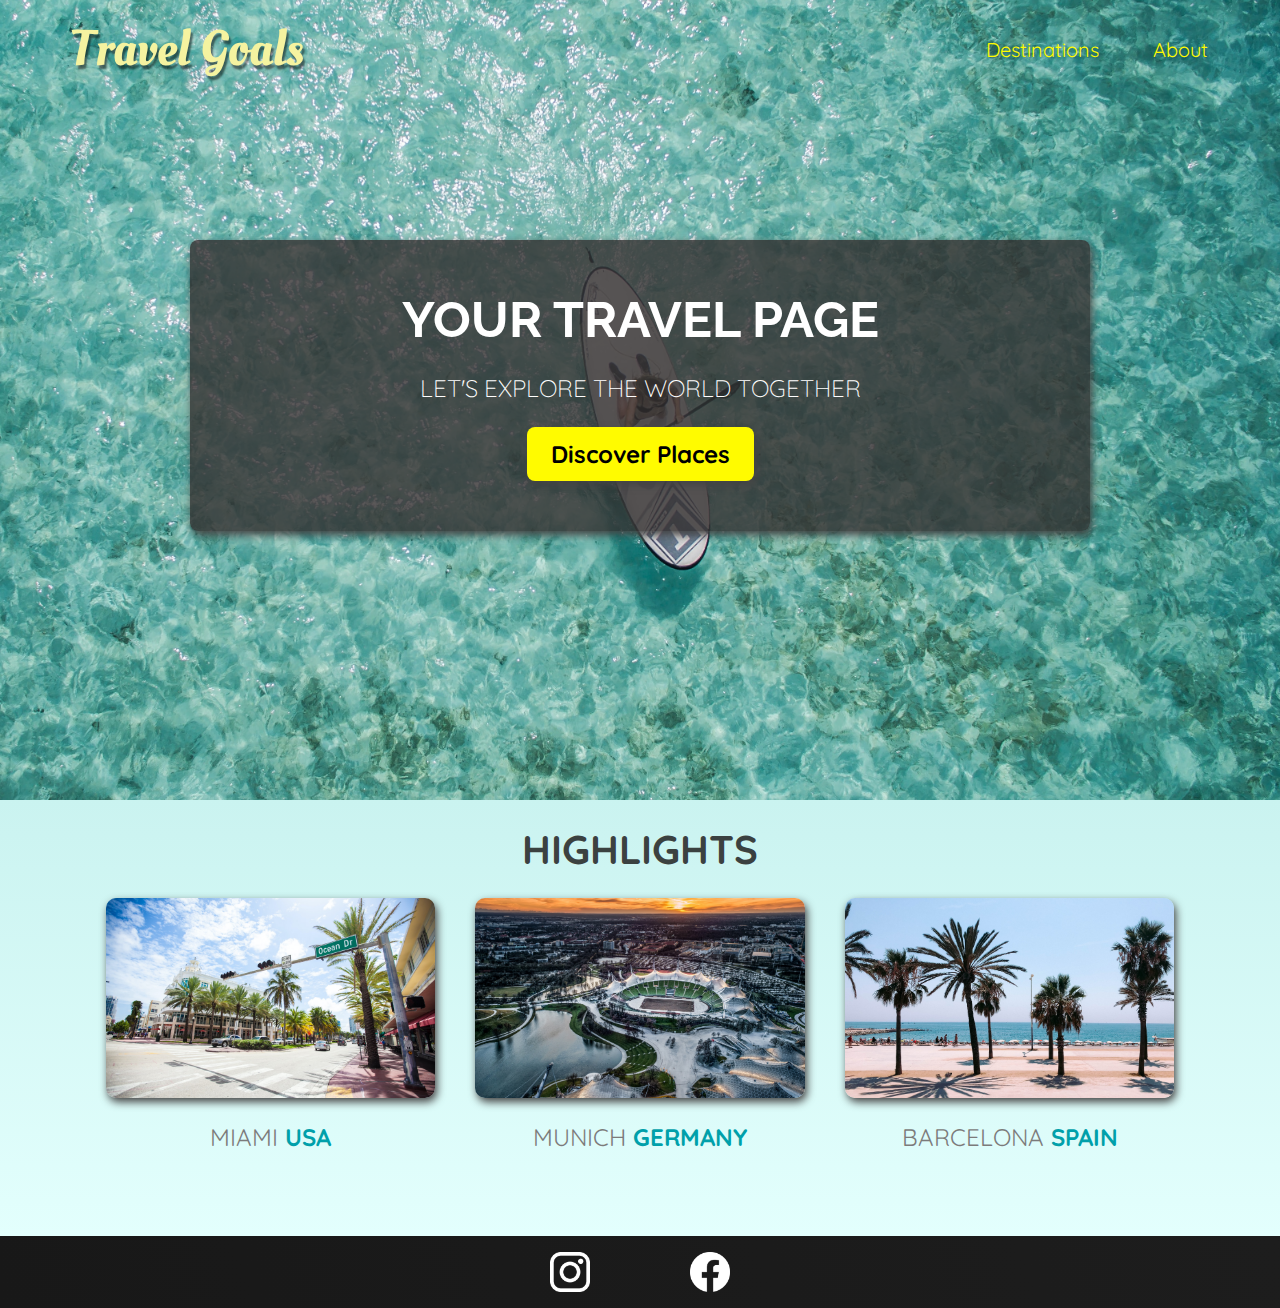
<file: index.html>
<!DOCTYPE html>
<html lang="en">
<head>
    <meta charset="UTF-8">
    <link rel="preconnect" href="https://fonts.googleapis.com">
    <link rel="preconnect" href="https://fonts.gstatic.com" crossorigin>
    <link href="https://fonts.googleapis.com/css2?family=Raleway:wght@700&family=Oleo+Script:wght@700&family=Quicksand:wght@300;500;700&display=swap" rel="stylesheet"/>
    <link rel="stylesheet" href="css/shared.css">
    <link rel="stylesheet" href="css/styles.css">
    <title>Travel Goals</title>
</head>
<body>
    <header>
        <div id="page-logo">
            <a href="index.html">Travel Goals</a>
        </div>
        <nav>
            <ul>
                <li><a href="places.html">Destinations</a></li>
                <li><a href="">About</a></li>
            </ul>
        </nav>
    </header>
    <main>
        <section id="hero">
            <div id="hero-content">
                <h1>Your Travel Page</h1>
                <p>Let's explore the world together</p>
                <a href="/places.html">Discover Places</a>
            </div>
        </section>
        <section id="highlights">
            <h2>Highlights</h2>
            <ul id="destinations">
                <li class="destination">
                    <img src="/images/places/miami.jpg" alt="Miami Streets on sunny day">
                    <p>Miami <strong>USA</strong></p>
                </li>
                <li class="destination">
                    <img src="/images/places/munich.jpg" alt="Football stadium in Munich, Germany">
                    <p>Munich <strong>Germany</strong></p>
                </li>
                <li class="destination">
                    <img src="/images/places/barcelona.jpg" alt="Palm beach in Barcelona">
                    <p>Barcelona <strong>Spain</strong></p>
                </li>
            </ul>
        </section>
    </main>
    <footer>
        <ul>
            <li>
                <a href="https://www.instagram.com"><img src="/images/icons/insta.png" alt="Instagram Icon"></a>
            </li>
            <li>
                <a href="https://www.facebook.com"><img src="/images/icons/facebook.png" alt="Facebook Icon"></a>
            </li>
        </ul>
    </footer>
</body>
</html>
</file>
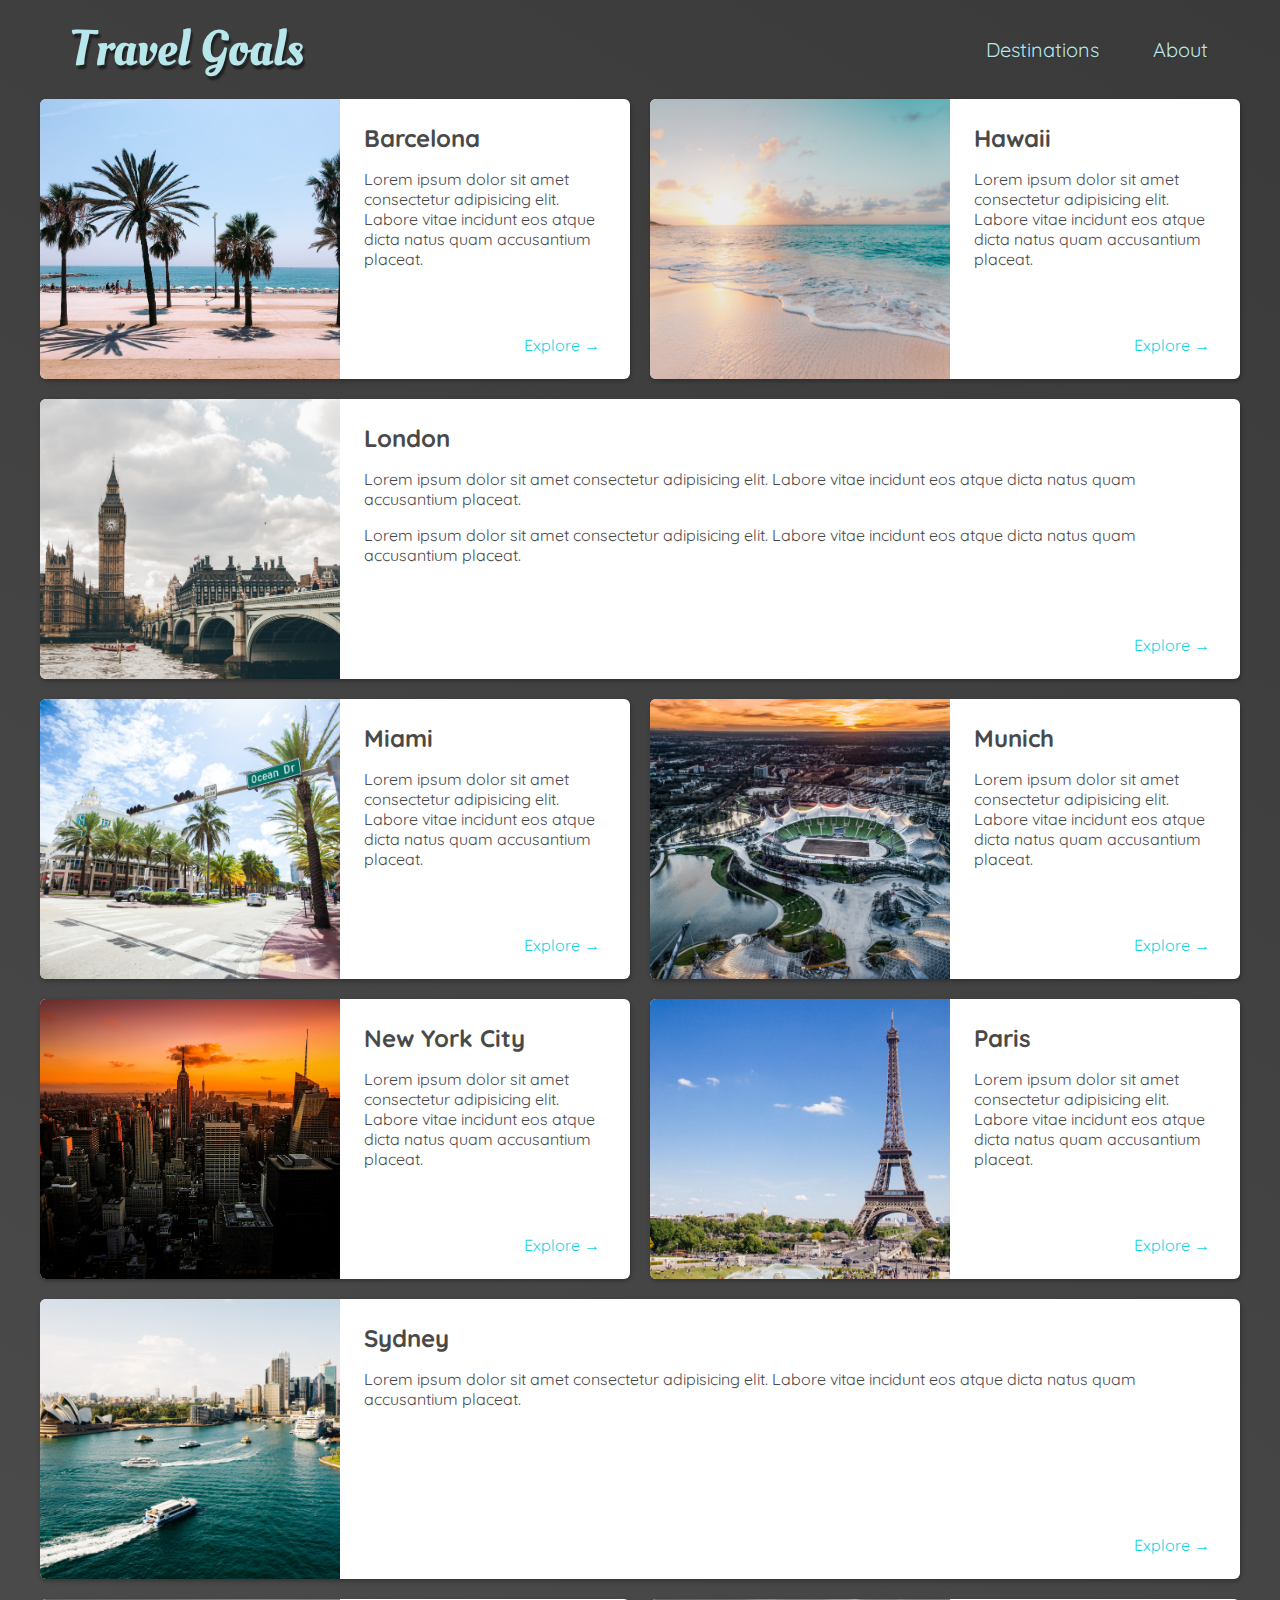
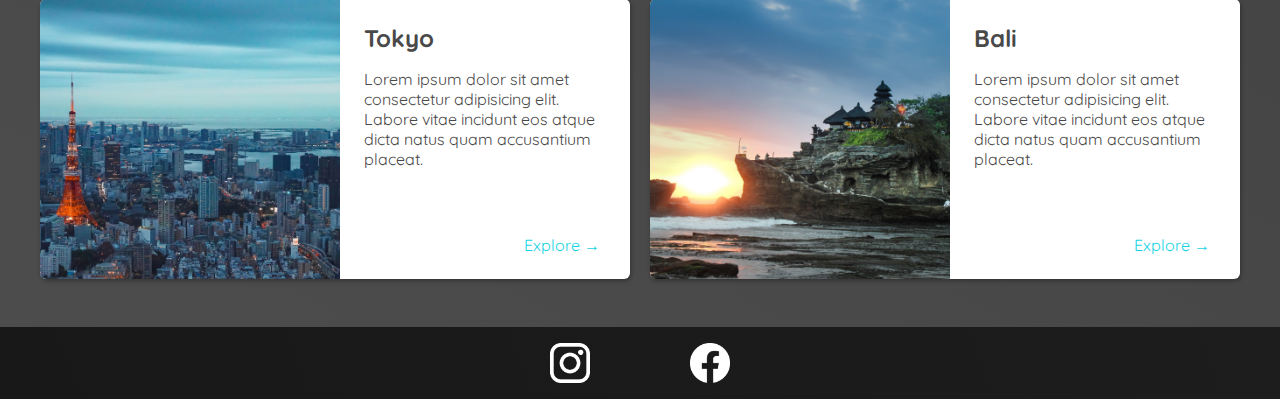
<file: places.html>
<!DOCTYPE html>
<html lang="en">
<head>
    <meta charset="UTF-8">
    <link rel="preconnect" href="https://fonts.googleapis.com">
    <link rel="preconnect" href="https://fonts.gstatic.com" crossorigin>
    <link href="https://fonts.googleapis.com/css2?family=Raleway:wght@700&family=Oleo+Script:wght@700&family=Quicksand:wght@300;500;700&display=swap" rel="stylesheet"/>
    <link rel="stylesheet" href="css/shared.css">
    <link rel="stylesheet" href="css/places.css">
    <title>Destinations</title>
</head>
<body>
    <header>
        <div id="page-logo">
            <a href="index.html">Travel Goals</a>
        </div>
        <nav>
            <ul>
                <li><a href="places.html">Destinations</a></li>
                <li><a href="">About</a></li>
            </ul>
        </nav>
    </header>
    <main>
      <ul>
        <li>
          <img src="images/places/barcelona.jpg" alt="City of Barcelona" />
          <div class="item-content">
            <div>
              <h2>Barcelona</h2>
              <p>
                Lorem ipsum dolor sit amet consectetur adipisicing elit. Labore
                vitae incidunt eos atque dicta natus quam accusantium placeat.
              </p>
            </div>
            <div class="actions">
              <a href="https://en.wikipedia.org/wiki/Barcelona">Explore &#x2192</a>
            </div>
          </div>
        </li>
        <li>
          <img src="images/places/hawaii.jpg" alt="Hawaii beach" />
          <div class="item-content">
            <div>
              <h2>Hawaii</h2>
              <p>
                Lorem ipsum dolor sit amet consectetur adipisicing elit. Labore
                vitae incidunt eos atque dicta natus quam accusantium placeat.
              </p>
            </div>
            <div class="actions">
              <a href="https://en.wikipedia.org/wiki/Hawaii">Explore &#x2192</a>
            </div>
          </div>
        </li>
        <li>
          <img src="images/places/london.jpg" alt="London city" />
          <div class="item-content">
            <div>
              <h2>London</h2>
              <p>
                Lorem ipsum dolor sit amet consectetur adipisicing elit. Labore
                vitae incidunt eos atque dicta natus quam accusantium placeat.
              </p>
              <p>
                Lorem ipsum dolor sit amet consectetur adipisicing elit. Labore
                vitae incidunt eos atque dicta natus quam accusantium placeat.
              </p>
            </div>
            <div class="actions">
              <a href="https://en.wikipedia.org/wiki/London">Explore &#x2192</a>
            </div>
          </div>
        </li>
        <li>
          <img src="images/places/miami.jpg" alt="Miami streets" />
          <div class="item-content">
            <div>
              <h2>Miami</h2>
              <p>
                Lorem ipsum dolor sit amet consectetur adipisicing elit. Labore
                vitae incidunt eos atque dicta natus quam accusantium placeat.
              </p>
            </div>
            <div class="actions">
              <a href="https://en.wikipedia.org/wiki/Miami">Explore &#x2192</a>
            </div>
          </div>
        </li>
        <li>
          <img src="images/places/munich.jpg" alt="Munich football stadium" />
          <div class="item-content">
            <div>
              <h2>Munich</h2>
              <p>
                Lorem ipsum dolor sit amet consectetur adipisicing elit. Labore
                vitae incidunt eos atque dicta natus quam accusantium placeat.
              </p>
            </div>
            <div class="actions">
              <a href="https://en.wikipedia.org/wiki/Munich">Explore &#x2192</a>
            </div>
          </div>
        </li>
        <li>
          <img src="images/places/new-york-city.jpg" alt="New York City skyline" />
          <div class="item-content">
            <div>
              <h2>New York City</h2>
              <p>
                Lorem ipsum dolor sit amet consectetur adipisicing elit. Labore
                vitae incidunt eos atque dicta natus quam accusantium placeat.
              </p>
            </div>
            <div class="actions">
              <a href="https://en.wikipedia.org/wiki/New_York_City"
                >Explore &#x2192</a
              >
            </div>
          </div>
        </li>
        <li>
          <img src="images/places/paris.jpg" alt="Paris city" />
          <div class="item-content">
            <div>
              <h2>Paris</h2>
              <p>
                Lorem ipsum dolor sit amet consectetur adipisicing elit. Labore
                vitae incidunt eos atque dicta natus quam accusantium placeat.
              </p>
            </div>
            <div class="actions">
              <a href="https://en.wikipedia.org/wiki/Paris">Explore &#x2192</a>
            </div>
          </div>
        </li>
        <li>
          <img src="images/places/sydney.jpg" alt="Sydney beach" />
          <div class="item-content">
            <div>
              <h2>Sydney</h2>
              <p>
                Lorem ipsum dolor sit amet consectetur adipisicing elit. Labore
                vitae incidunt eos atque dicta natus quam accusantium placeat.
              </p>
            </div>
            <div class="actions">
              <a href="https://en.wikipedia.org/wiki/Sydney">Explore &#x2192</a>
            </div>
          </div>
        </li>
        <li>
          <img src="images/places/tokyo.jpg" alt="Tokyo skyline" />
          <div class="item-content">
            <div>
              <h2>Tokyo</h2>
              <p>
                Lorem ipsum dolor sit amet consectetur adipisicing elit. Labore
                vitae incidunt eos atque dicta natus quam accusantium placeat.
              </p>
            </div>
            <div class="actions">
              <a href="https://en.wikipedia.org/wiki/Tokyo">Explore &#x2192</a>
            </div>
          </div>
        </li>
        <li>
          <img src="images/places/bali.jpg" alt="Bali beach" />
          <div class="item-content">
            <div>
              <h2>Bali</h2>
              <p>
                Lorem ipsum dolor sit amet consectetur adipisicing elit. Labore
                vitae incidunt eos atque dicta natus quam accusantium placeat.
              </p>
            </div>
            <div class="actions">
              <a href="https://en.wikipedia.org/wiki/Bali">Explore &#x2192</a>
            </div>
          </div>
        </li>
      </ul>
    </main>
    <footer>
        <ul>
            <li>
                <a href="https://www.instagram.com"><img src="/images/icons/insta.png" alt="Instagram Icon"></a>
            </li>
            <li>
                <a href="https://www.facebook.com"><img src="/images/icons/facebook.png" alt="Facebook Icon"></a>
            </li>
        </ul>
    </footer>
</body>
</html>
</file>
<file: css/shared.css>
body {
    font-family: "Quicksand", sans-serif;
    margin: 0;
    position: relative;
}

header {
    display: flex;
    align-items: center;
    justify-content: space-between;
    padding: 15px 60px;
    position: absolute;
    top: 0;
    left: 0;
    width: 100%;
    box-sizing: border-box;
}

#page-logo a {
    text-decoration: none;
    padding: 10px;
    font-family: "Oleo Script", sans-serif;
    color: rgb(245, 243, 160);
    font-size: 50px;
    /*text-transform: uppercase;*/
    text-shadow: 2px 4px 2px rgba(0, 0, 0, 0.5);
}

ul {
    list-style: none;
    margin: 0;
    padding: 0;
}

header ul {
    display: flex;
}

header li {
    margin-left: 30px;
}

header a{
    color: rgb(255, 251, 0);
    text-decoration: none;
    font-size: 20px;
    padding: 12px;
    text-shadow: 1px 1px 2px rgba(0, 0, 0,0.2);
    border-radius: 6px;
}

header li a:hover {
    color: rgb(77, 77, 77);
    background-color: rgba(255, 251, 0);
}

footer {
    background: linear-gradient(70deg, rgb(24,24,24), rgb(29,29,29));
    padding: 16px 0;
}

footer ul{
    display: flex;
    justify-content: center;
}

footer li {
    width: 40px;
    height: 40px;
    margin: 0 50px;
}

footer img {
    width: 100%;
    height: 100%;
}
</file>
<file: css/styles.css>
body {
    /*position: relative;*/
    /*margin-top: 900px;*/
}

#hero {
    box-sizing: border-box;
    height: 800px;
    background-image: url("/images/places/ocean.jpg");
    background-position: center;
    background-size: cover;
}

#hero-content {
    width: 900px;
    margin: 0 auto;
    position: relative;
    top: 30%;
    background-color: rgba(51, 47, 47, 0.8);
    box-shadow: 2px 4px 8px rgb(68, 67, 67);
    border-radius: 8px;
    text-align: center;
    padding: 50px 0;
}

#hero-content h1 {
    color: white;
    text-transform: uppercase;
    font-size: 50px;
    font-family: "Raleway", sans-serif;
    margin: 0;
}

#hero-content p {
    color: white;
    text-transform: uppercase;
    font-size: 24px;
    font-weight: 300;
}

#hero-content a {
    display: inline-block;
    text-decoration: none;
    font-size: 24px;
    font-weight: 700;
    color: black;
    background-color: rgb(255, 251, 0);
    padding: 12px 24px;
    border-radius: 8px;
    box-shadow: 2px 4px 8px rgb(68, 67, 67);
}

#hero-content a:hover {
    background-color: rgb(255, 238, 0);
}

#highlights {
    padding: 24px;
    /*border: 5px solid black;*/
    /*background-color: rgb(227, 255, 253);*/
    background: linear-gradient(0deg, rgb(227, 255, 253), rgb(202, 243, 240) );
}

#highlights h2 {
    text-transform: uppercase;
    text-align: center;
    font-size: 40px;
    color: rgba(59, 65, 64);
    margin: 0 24px 24px;
}

#destinations {
    display: flex;
    width: 90%;
    margin: auto auto 40px;
    justify-content: center;
}

.destination {
    margin: 0 20px;
    width: 100%;
}

.destination strong {
    color: rgb(0, 160, 170);
}

.destination p {
    margin: 20px 0;
    text-align: center;
    text-transform: uppercase;
    font-size: 24px;
    color: rgba(124, 123, 123);
}

.destination img {
    height: 200px;
    width: 100%;
    box-shadow: 2px 4px 8px rgb(68, 67, 67);
    border-radius: 10px;
    object-fit: cover;
}
</file>
<file: css/places.css>
body {
    background: linear-gradient(30deg, rgb(77, 77, 77), rgb(58, 58, 58));
    color: rgb(73, 73, 73);
}
header {
    position: static;
}

#page-logo a {
    color: rgb(183, 230, 235);
}

header a{
    color: rgb(183, 230, 235);
}

header li a:hover {
    color: rgb(59, 59, 59);
    background-color: rgb(183, 230, 235);
}

main ul {
    width: 1200px;
    margin: 0 auto 48px auto;
    display: grid;
    grid-template-columns: 1fr 1fr;
    gap: 20px 20px;
}

main li {
    display: flex;
    background-color: white;
    box-shadow: 1px 2px 4px rgba(0,0,0,0.3);
    border-radius: 6px;
    overflow: hidden;
}

main li:nth-of-type(3) {
    grid-column: span 2;
}

main li:nth-of-type(8) {
    grid-column: span 2;
}

main li img {
    width: 300px;
    height: 280px;
    object-fit: cover;
}

.item-content {
    padding: 24px;
    display: flex;
    flex-direction: column;
    justify-content: space-between;
}
.item-content h2 {
    margin: 0;
}

.actions {
    /*margin-top: auto;*/
    text-align: right;
}

.actions a {
    text-decoration: none;
    color: rgb(22, 211, 228);
    padding: 6px;
    border-radius: 4px;
}

.actions a:hover {
    background-color: rgba(22, 211, 228, 0.2);
}
</file>
